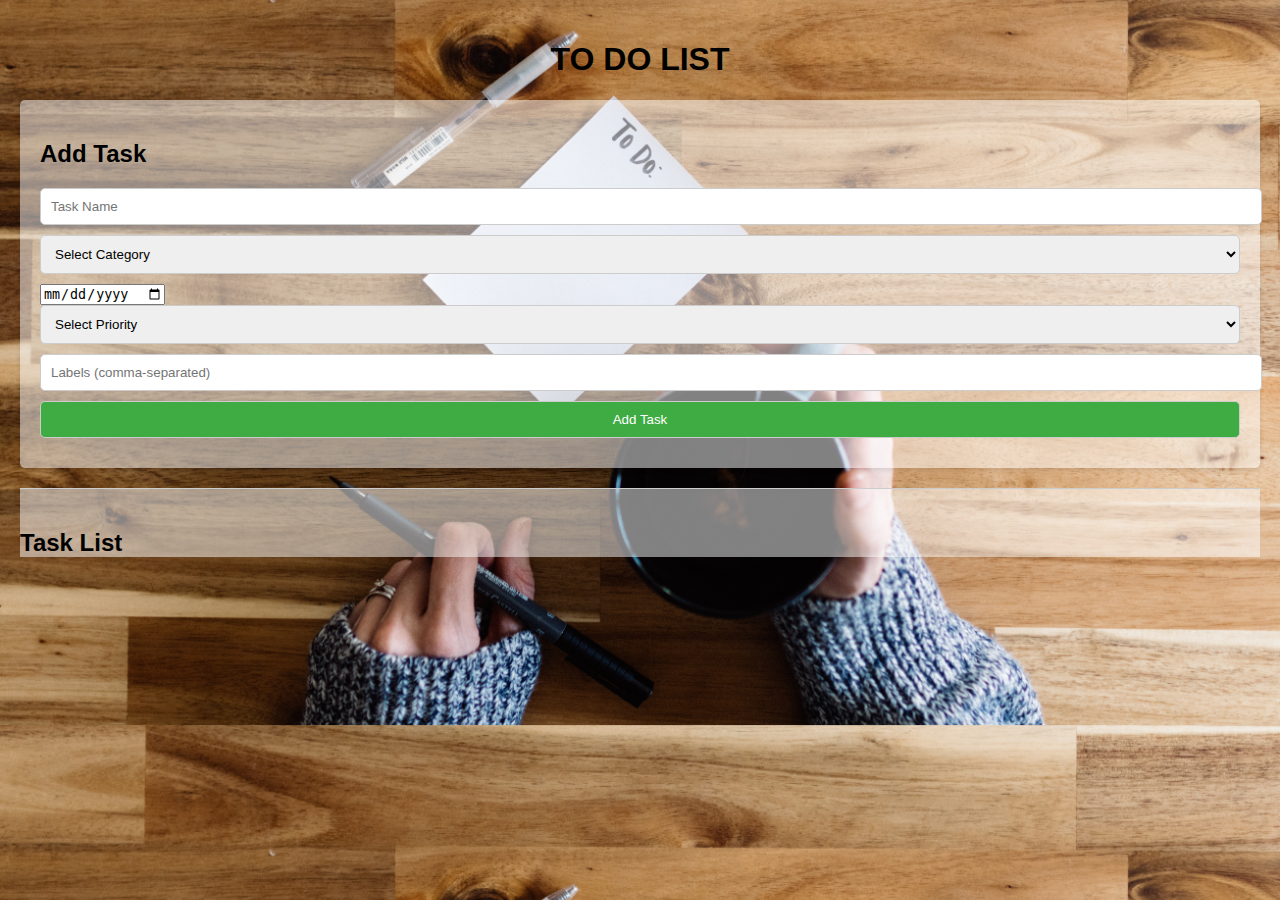
<file: To-do-list/index.html>
<!DOCTYPE html>
<html>

<head>
    <title>TO DO LIST</title>
    <link rel="stylesheet" type="text/css" href="styles.css">
</head>

<body>
    <h1>TO DO LIST</h1>

    <div id="form-container">
        <h2>Add Task</h2>
        <input type="text" id="task-name" placeholder="Task Name">
        <select id="category">
            <option value="">Select Category</option>
            <option value="design">Design</option>
            <option value="development">Development</option>
            <option value="content">Content</option>
        </select>
        <input type="date" id="deadline">
        <select id="priority">
            <option value="">Select Priority</option>
            <option value="low">Low</option>
            <option value="medium">Medium</option>
            <option value="high">High</option>
        </select>
        <input type="text" id="labels" placeholder="Labels (comma-separated)">
        <button onclick="addTask()">Add Task</button>
    </div>

    <div id="task-list">
        <h2>Task List</h2>
        <ul id="tasks"></ul>
    </div>

    <script src="script.js"></script>
</body>

</html>
</file>
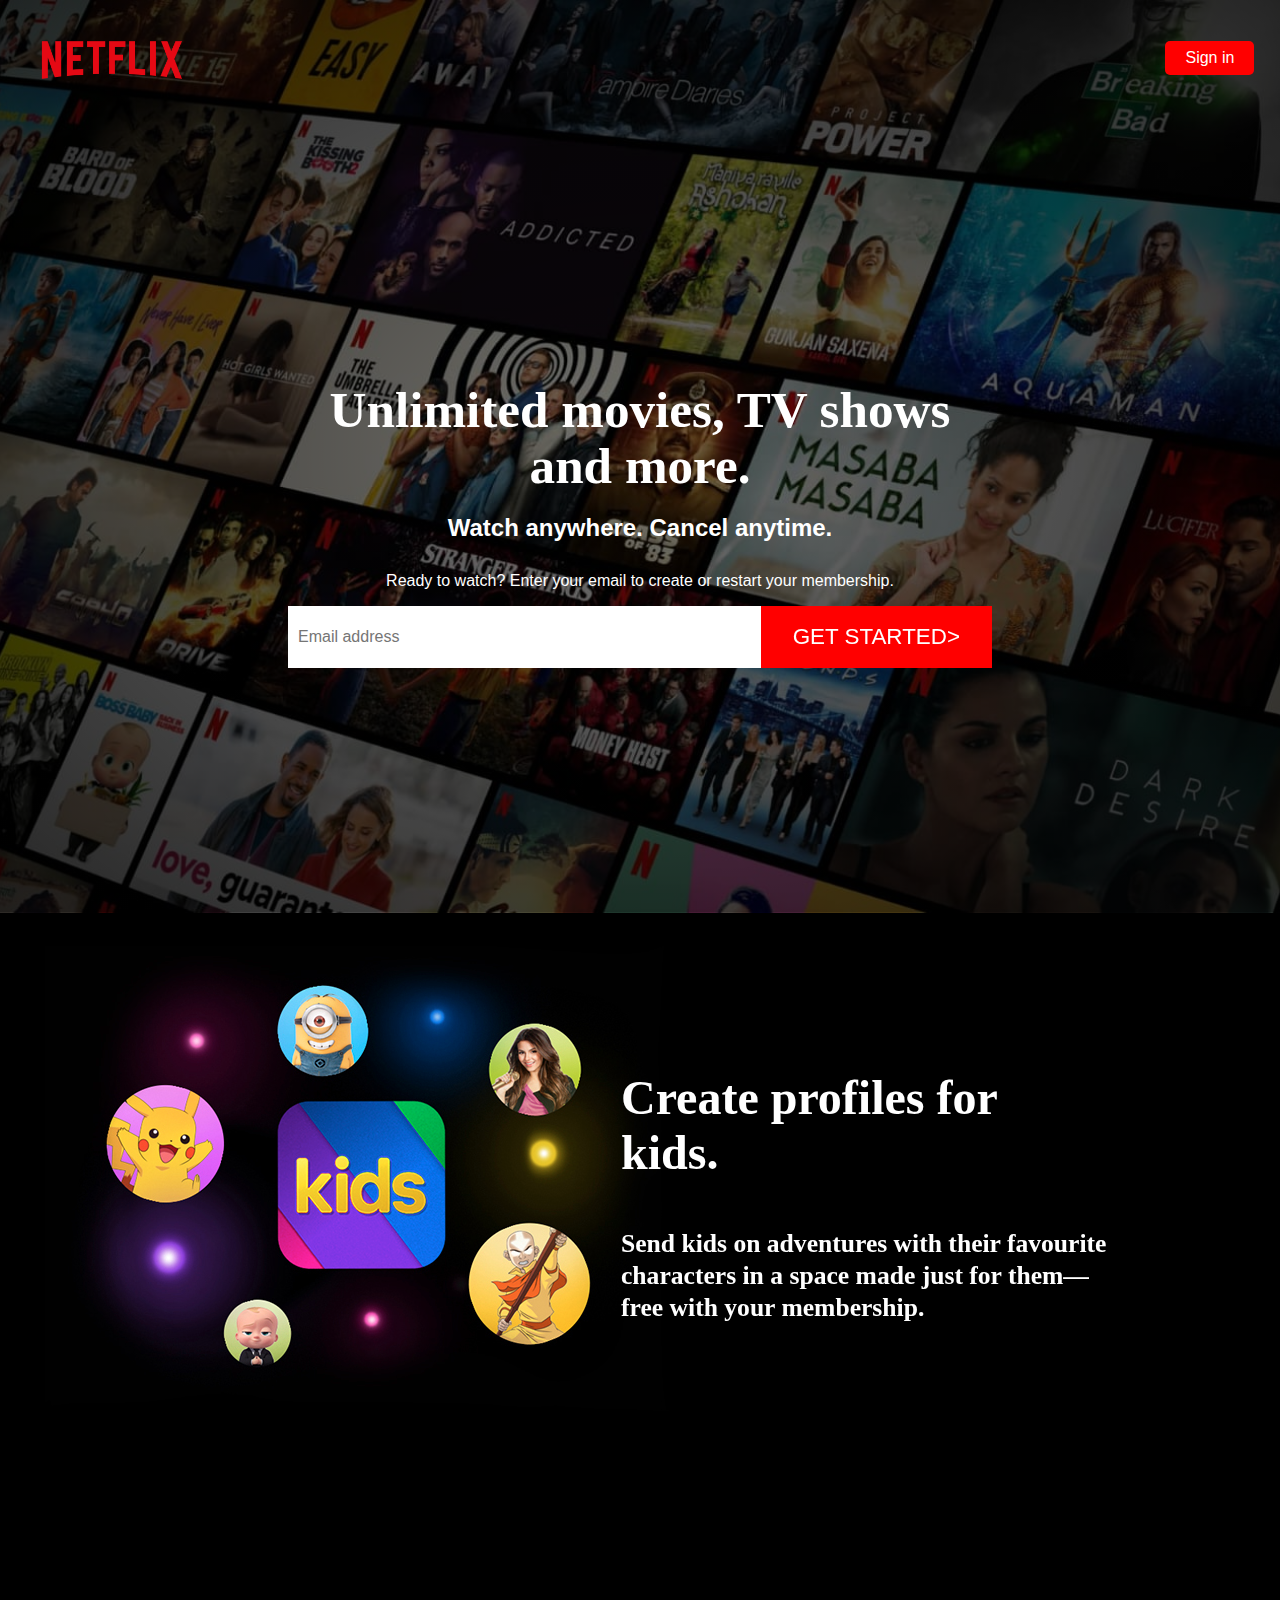
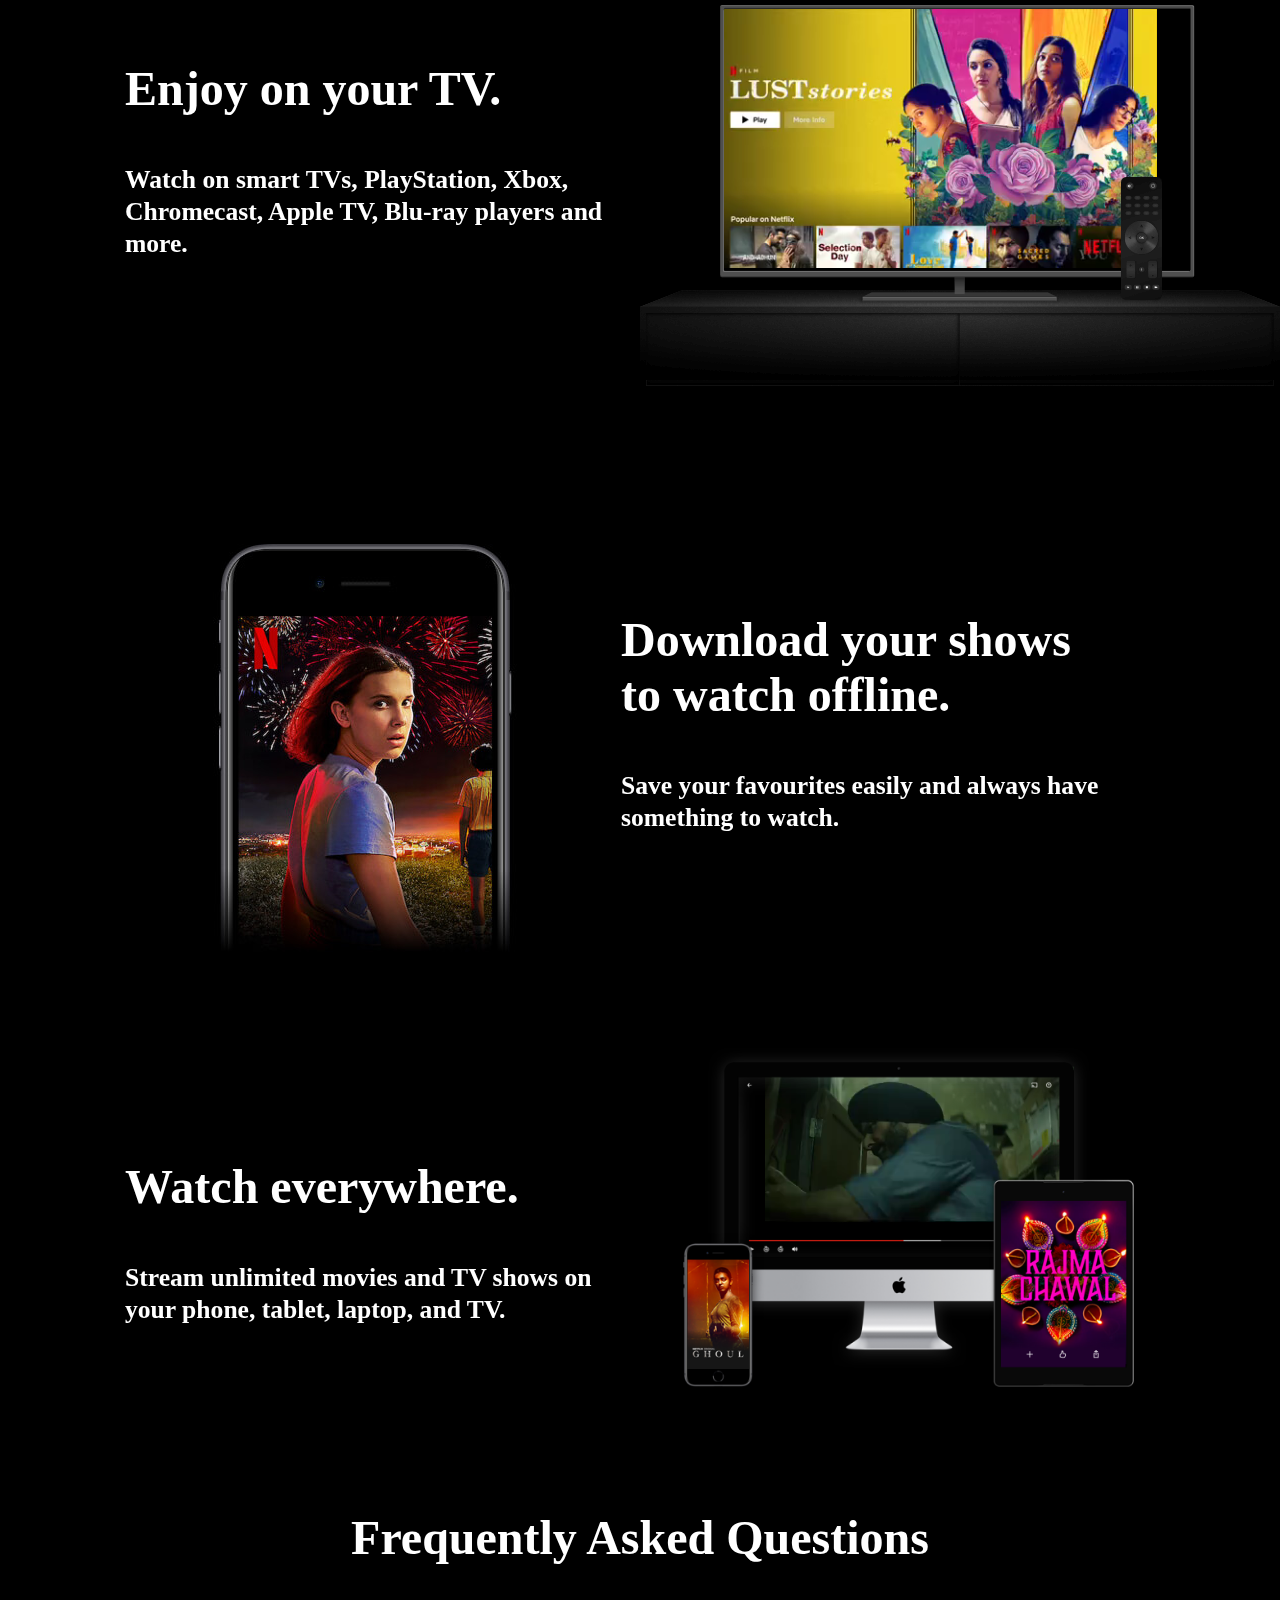
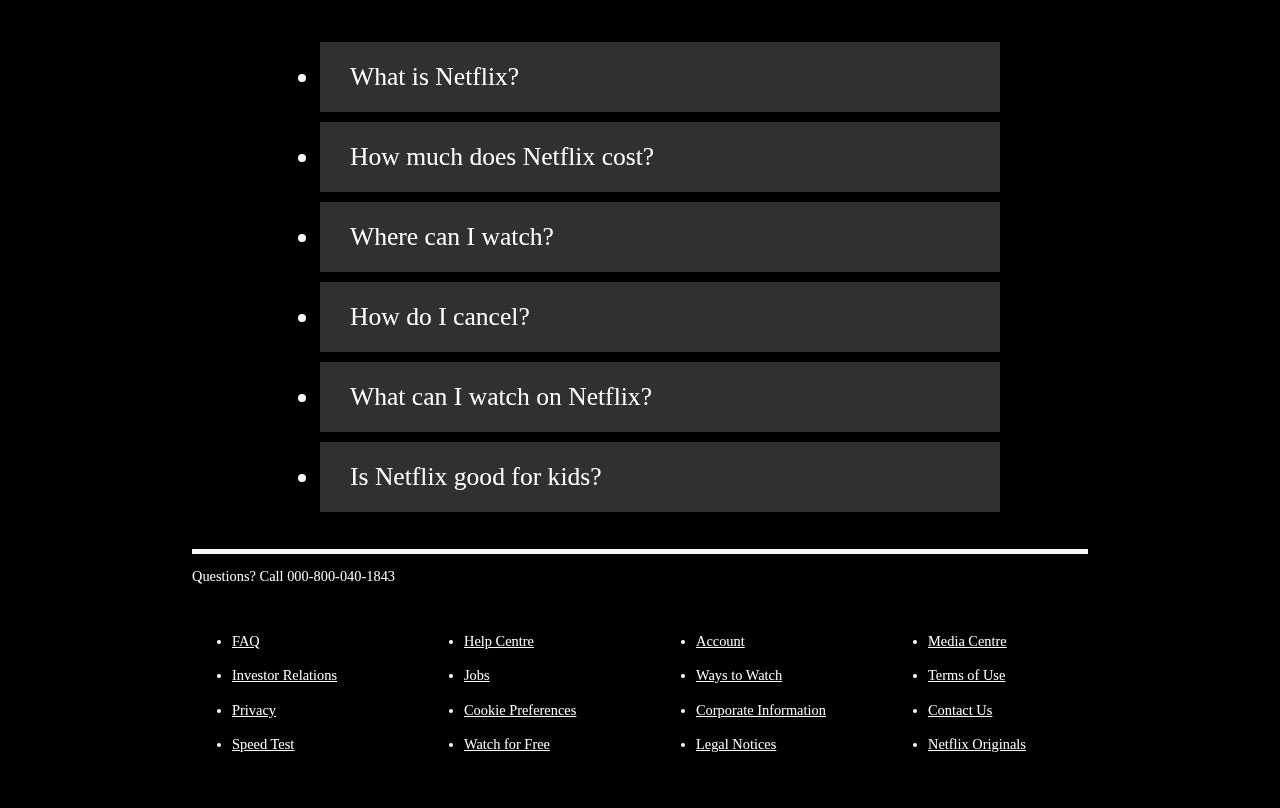
<file: NETFLIX CLONE/Netflix.html>
<!DOCTYPE html>
<html lang="en">

<head>
    <meta charset="UTF-8">
    <meta http-equiv="X-UA-Compatible" content="IE=edge">
    <meta name="viewport" content="width=device-width, initial-scale=1.0">
    <title>Netflix India - Watch TV Showa Online, Watch Movies Online</title>
    <link rel="shortcut icon" href="mainlogo.jpg" type="image/x-icon">
    <link rel="stylesheet" href="Netflix.css">
</head>

<body>
    <div class="root">
        <nav class="navbar">
            <img class="img-logo" src="Title.png" alt="netflix" />
            <div class="btn-sign-in">Sign in</button>
        </nav>
        <div class="main-container">
            <div class="main-titles-container">
                <h1 class="main-title">Unlimited movies, TV shows and more.</h1>
                <h2 class="main-subtitle">Watch anywhere. Cancel anytime.</h2>
                <p class="calltoaction">Ready to watch? Enter your email to create or restart your membership.</p>
            </div>
            <div class="main-email-container">
                <input class="main-email-container-input" type="text" placeholder="Email address" />
                <div class="btn-get-started">Get Started></div>
            </div>
        </div>
    </div>
    <section class="style-cards">
        <div class="card-0">
            <img src="picture1.jpg" alt="Netflix Mobile">
            <div class="desc-0">
                <h1>Create profiles for kids.</h1>
                <h3>Send kids on adventures with their favourite characters in a space made just for them—free with your
                    membership.</h3>
            </div>
        </div>
        <div class="card-1">
            <div class="desc-1">
                <h1>Enjoy on your TV.</h1>
                <h3>Watch on smart TVs, PlayStation, Xbox, Chromecast, Apple TV, Blu-ray players and more.</h3>
            </div>
            <img src="Screen.png" alt="Netflix TV">
            <video class="video-1" autoplay="" playsinline="" muted="" loop="">
                <source src="footege1.m4v" type="video/mp4">
            </video>
        </div>
        <div class="card-2">
            <img src="picture2.jpg" alt="Netflix Mobile">
            <div class="desc-2">
                <h1>Download your shows to watch offline.</h1>
                <h3>Save your favourites easily and always have something to watch.</h3>
            </div>
        </div>
        <div class="card-3">
            <div class="desc-3">
                <h1>Watch everywhere.</h1>
                <h3>Stream unlimited movies and TV shows on your phone, tablet, laptop, and TV.</h3>
            </div>
            <img src="picture3.png" alt="Device-Pile-In">
            <video class="video-2" autoplay="" playsinline="" muted="" loop="">
                <source src="footege2.m4v" type="video/mp4">
            </video>
        </div>
    </section>

    <section class="lastsec">
        <div class="faq">
            <h1>Frequently Asked Questions</h1>
            <ul class="questions">
                <li>What is Netflix?</li>
                <li>How much does Netflix cost?</li>
                <li>Where can I watch?</li>
                <li>How do I cancel?</li>
                <li>What can I watch on Netflix?</li>
                <li>Is Netflix good for kids?</li>
            </ul>
        </div>
        </div>
        </div>
    </section>
    <footer class="footer">
        <p>Questions? Call 000-800-040-1843</p>
        <div class="footer-cols">
            <ul>
                <li><a href="#">FAQ</a></li>
                <li><a href="#">Investor Relations</a></li>
                <li><a href="#">Privacy</a></li>
                <li><a href="#">Speed Test</a></li>
            </ul>
            <ul>
                <li><a href="#">Help Centre</a></li>
                <li><a href="#">Jobs</a></li>
                <li><a href="#">Cookie Preferences</a></li>
                <li><a href="#">Watch for Free</a></li>
            </ul>
            <ul>
                <li><a href="#">Account</a></li>
                <li><a href="#">Ways to Watch</a></li>
                <li><a href="#">Corporate Information</a></li>
                <li><a href="#">Legal Notices</a></li>
            </ul>
            <ul>
                <li><a href="#">Media Centre</a></li>
                <li><a href="#">Terms of Use</a></li>
                <li><a href="#">Contact Us</a></li>
                <li><a href="#">Netflix Originals</a></li>
            </ul>
        </div>
    </footer>
</body>

</html>
</file>
<file: To-do-list/styles.css>
body {
    font-family: Arial, sans-serif;
    margin: 0;
    padding: 20px;
    background-color: #f2f2f2;
}

h1 {
    text-align: center;
    color: #000000;
}
#form-container {
    margin-bottom: 20px;
    background-color: rgba(255, 255, 255, 0.5);
    padding: 20px;
    border-radius: 5px;
    box-shadow: 0 2px 5px rgba(0, 0, 0, 0.1);
}
#task-list {
    border-top: 1px solid #ccc;
    padding-top: 20px;
    background-color: rgba(255, 255, 255, 0.5);
    
    }


 input[type="text"],
  select,


button {
    margin-bottom: 10px;
    width: 100%;
    padding: 10px;
    border: 1px solid #ccc;
    border-radius: 5px;
}

button {
    background-color: #3fab43;
    color: white;
    cursor: pointer;
}

button:hover {
    background-color: #118c16;
}

ul {
    list-style-type: none;
    padding: 0;
}

.task {
    margin-bottom: 10px;
    padding: 10px;
    background-color: rgba(255, 255, 255, 0.5);
    border: 1px solid #ccc;
    border-radius: 5px;
    box-shadow: 0 2px 5px rgba(0, 0, 0, 0.1);
}

.task .name {
    font-weight: bold;
    color: #333;
}

.task .labels {
    margin-top: 5px;
    color: #666;
}

.task .priority {
    font-weight: bold;
    color: red;
}

.task .deadline {
    color: blue;
}
body {
    font-family: Arial, sans-serif;
    margin: 0;
    padding: 20px;
    background-image: url('background-image.jpg');
    background-size: cover;
    background-position: center;
}
</file>
<file: NETFLIX CLONE/Netflix.css>
body {
    padding: 0px;
    margin: 0px;
    background: black;
    color: #999999;
}

.img-logo {
    width: 14%;
    color: red;

}

.root {
    background-size: cover;
    background-image: radial-gradient(rgba(0, 0, 0, 0.4), rgba(0, 0, 0, 0.8)), url("bg.jpg");
    background-position: center;
    background-repeat: no-repeat;

}

.btn-sign-in {
    background-color: red;
    color: white;
    padding-top: 8px;
    padding-bottom: 8px;
    padding-left: 20px;
    padding-right: 20px;
    border-radius: 5px;
    cursor: pointer;
    display: inline-block;
    width: fit-content;
    font-family: Arial, Helvetica, sans-serif;

}

.navbar {
    height: 10vh;
    display: flex;
    justify-content: space-between;
    align-items: center;
    padding-left: 2vw;
    padding-right: 2vw;
    padding-top: 1%;
    flex-direction: row;
}

.main-container {
    width: 100%;
    height: 90vh;
    display: flex;
    flex-direction: column;
    justify-content: center;
    align-items: center;
}

.main-titles-container {
    color: white;
    text-align: center;
    width: 50%;

}

.main-title {
    font-size: 3.2em;
    margin-bottom: 14px;
    line-height: 1.1em;

}

.main-subtitle {
    font-family: Arial, Helvetica, sans-serif;
    font-size: 1.5em;
    margin-bottom: 30px;
}

.calltoaction {
    font-family: Arial, Helvetica, sans-serif;
    font: 1.2em;
}

.main-email-container {
    width: 55%;
    height: fit-content;
    background-color: white;
    display: flex;
    flex-direction: row;
    justify-content: space-between;
    align-items: center;
}

.main-email-container-input {
    outline: none;
    border: none;
    padding: 20px 10px;
    font-size: 1em;
}

.btn-get-started {
    cursor: pointer;
    padding: 18px 32px;
    font-family: Arial, Helvetica, sans-serif;
    height: fit-content;
    background-color: red;
    color: white;
    font-size: 1.4em;
    text-transform: uppercase;
    text-align: center;
}

.btn-get-started:hover {
    background-color: #ff0b18
}

.card-0,
.card-1,
.card-2,
.card-3 {
    border-top: 8px rgb(0, 0, 0) solid;
    padding: 50px;
    color: white;
}

.card-0 {
    position: relative;
    display: inline-grid;
    grid-template-columns: 40% 50%;
    text-align: left;
    align-items: center;
    padding: 25px 45px 50px;
}

.desc-0 {
    padding-left: 100px;
}

.card-1 {
    position: relative;
    display: inline-grid;
    grid-template-columns: 50% 40%;
    text-align: left;
    align-items: center;
    padding: 25px 45px 50px;
}

.desc-1 {
    padding-left: 80px;
}

.style-cards h1 {
    font-size: 3rem;
    padding: 1rem;
    padding-left: 0;
}

.style-cards h3 {
    font-size: 1.6rem;
    line-height: 2rem;
}

.card-1 video {
    position: relative;
    width: 100%;
    height: 54%;
    left: 48px;
    bottom: 10px;
    grid-column: 2/2;
    grid-row: 1/2;
    z-index: -5;
    justify-content: center;

}

.card-1 img {
    grid-column: 2/2;
    grid-row: 1/2;
}

.card-2 {
    position: relative;
    display: inline-grid;
    grid-template-columns: 40% 50%;
    text-align: left;
    align-items: center;
    padding: 25px 45px 50px;
}

.desc-2 {
    padding-left: 100px;
}

.card-3 {
    position: relative;
    display: inline-grid;
    grid-template-columns: 50% 40%;
    text-align: left;
    align-items: center;
    padding: 25px 45px 50px;
}

.desc-3 {
    padding-left: 80px;
    padding-right: 20px;
}

.card-3 img {
    width: 110%;
    grid-column: 2/2;
    grid-row: 1/2;
}

.card-3 video {
    position: relative;
    top: -87px;
    left: 125px;
    width: 65%;
    height: 78%;
    bottom: 10px;
    grid-column: 2/2;
    grid-row: 1/2;
    z-index: -1;
    align-items: center;
}

.faq {
    text-align: center;
    color: white;
}

.faq h1 {
    padding-bottom: 40px;
    font-size: 3rem;
}

.questions {
    display: flex;
    flex-direction: column;
    flex-basis: 40%;
    align-items: center;
}

.questions li {
    padding: 20px 30px;
    margin: 5px;
    font-size: 1.6rem;
    background-color: #303030;
    color: white;
    text-align: left;
    width: 50%;
}

.faq p {
    padding-top: 60px;
    font-size: 1.2rem;
    font-weight: 200;

}

.footer {
    max-width: 70%;
    margin: 2rem auto;
    overflow: auto;
    border-top: 5px rgb(249, 246, 246) solid;
}

.footer,
.footer a {
    color: white;
    font-size: 0.9rem;
}

.footer p {
    margin-bottom: 1.5rem;
    align-items: center;
}

.footer .footer-cols {
    display: grid;
    grid-template-columns: repeat(4, 1fr);
    grid-gap: 2rem;
    align-items: center;
}

.footer li {
    line-height: 2.4;
}
</file>
